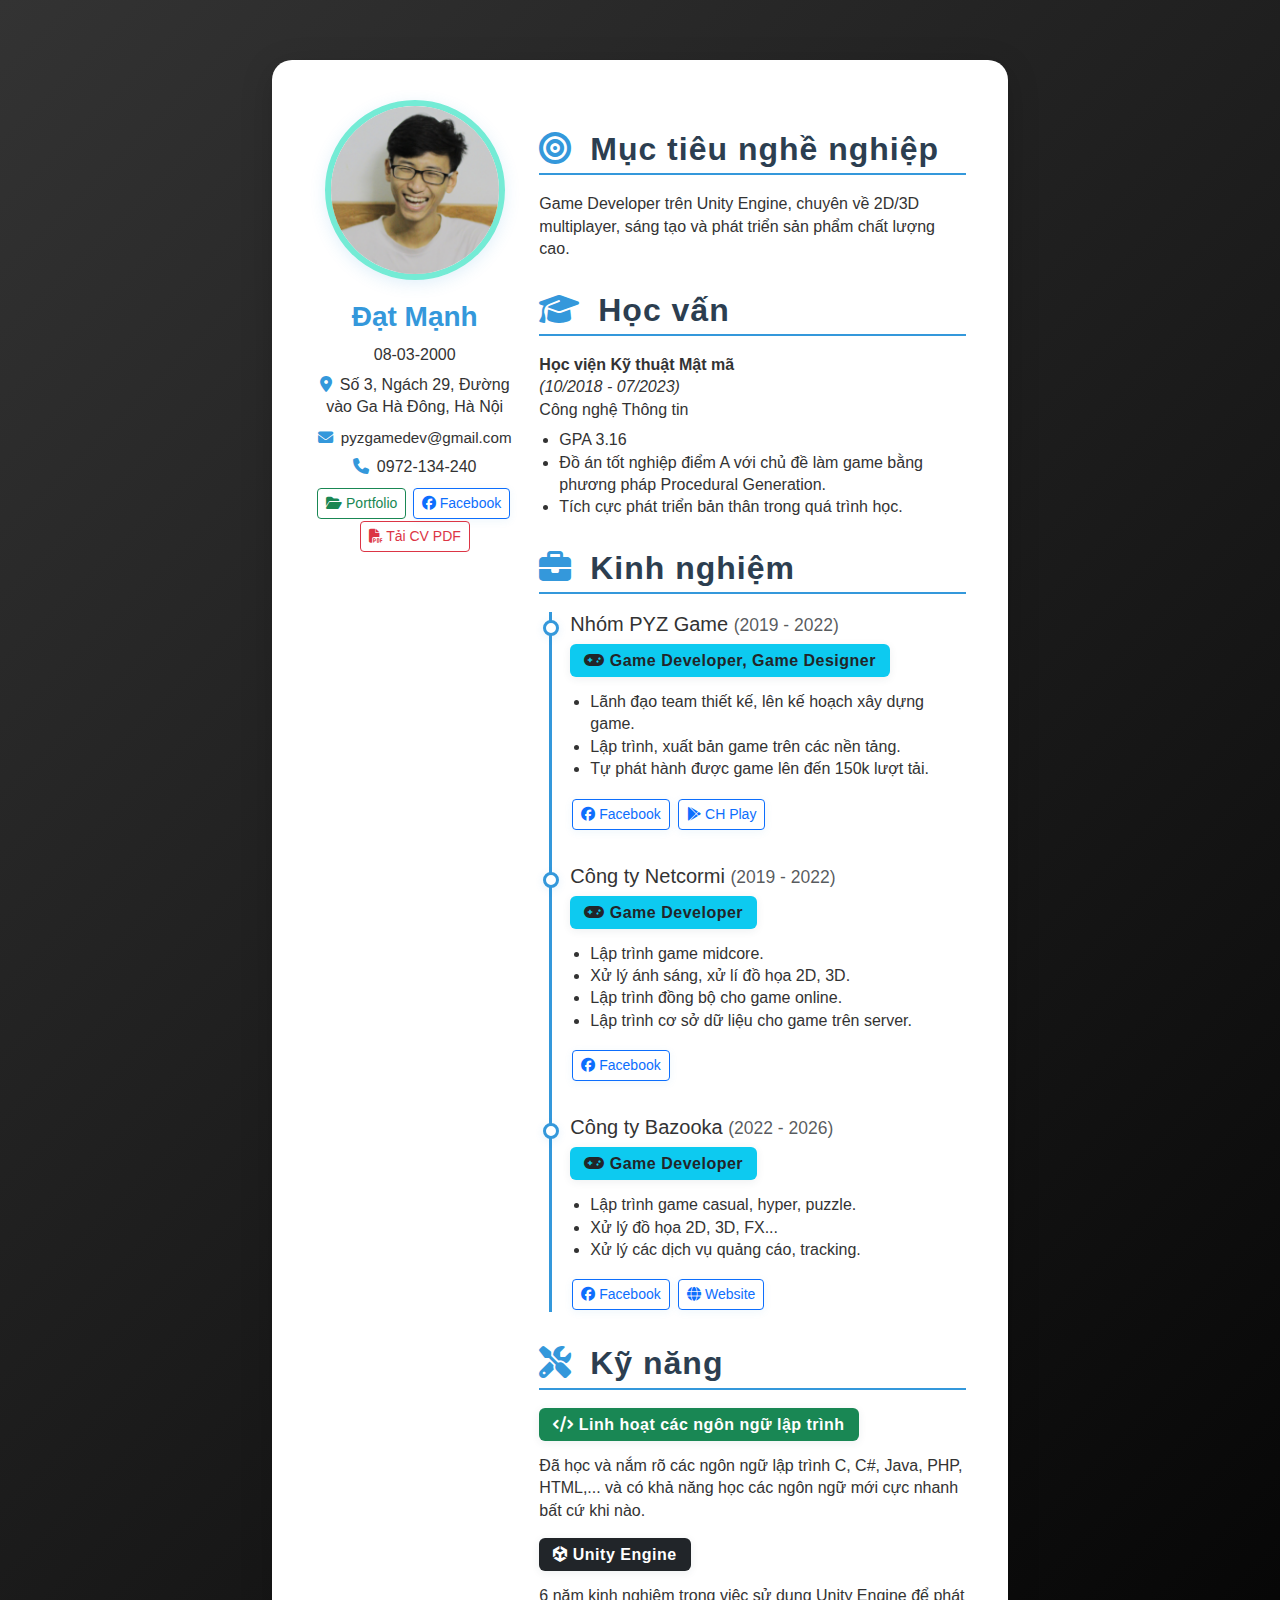
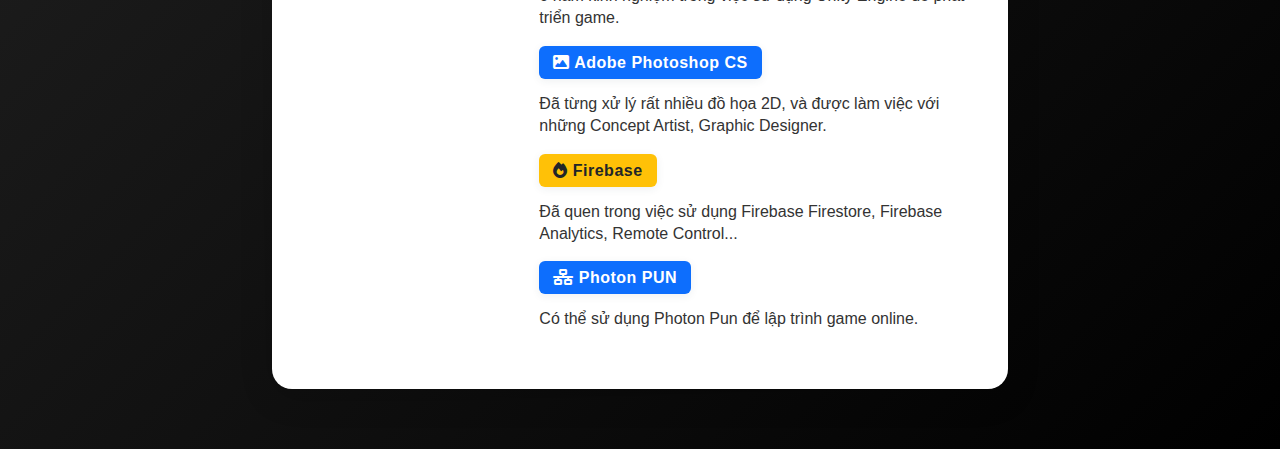
<file: index.html>
<!DOCTYPE html>
<html lang="vi">
<head>
  <meta charset="UTF-8">
  <meta name="viewport" content="width=device-width, initial-scale=1">
  <title>CV - Đạt Mạnh</title>
  <!-- Bootstrap CSS -->
  <link href="https://cdn.jsdelivr.net/npm/bootstrap@5.3.3/dist/css/bootstrap.min.css" rel="stylesheet">
  <link rel="stylesheet" href="style.css">
  <!-- Font Awesome for icons -->
  <link rel="stylesheet" href="https://cdnjs.cloudflare.com/ajax/libs/font-awesome/6.4.2/css/all.min.css">
  <style>
    body {
      background: linear-gradient(135deg, #333333, #000000);
      font-family: 'Segoe UI', Tahoma, Geneva, Verdana, sans-serif;
      color: #333;
      min-height: 100vh;
    }
    .cv-container {
      background: #fff;
      border-radius: 20px;
      box-shadow: 0 8px 32px rgba(0,0,0,0.18);
      padding: 40px 30px;
      margin: 40px auto;
      max-width: 1000px;
      position: relative;
      overflow: hidden;
    }
    .profile-img {
      width: 180px;
      height: 180px;
      object-fit: cover;
      border-radius: 50%;
      border: 6px solid #74ebd5;
      box-shadow: 0 4px 16px rgba(52,152,219,0.15);
      margin-bottom: 20px;
      transition: box-shadow 0.3s;
    }
    .profile-img:hover {
      box-shadow: 0 8px 32px rgba(52,152,219,0.25);
    }
    h2 {
      border-bottom: 2px solid #3498db;
      padding-bottom: 5px;
      margin-top: 30px;
      margin-bottom: 18px;
      font-weight: 600;
      letter-spacing: 1px;
      color: #2c3e50;
    }
    .info-icon {
      margin-right: 8px;
      color: #3498db;
    }
    .btn-outline-primary {
      transition: background 0.2s, color 0.2s, box-shadow 0.2s;
      margin: 2px;
      box-shadow: 0 2px 8px rgba(52,152,219,0.08);
    }
    .btn-outline-primary:hover {
      background: #3498db;
      color: #fff;
      box-shadow: 0 4px 16px rgba(52,152,219,0.18);
    }
    .badge {
      margin-right: 8px;
      margin-bottom: 6px;
      font-size: 1rem !important;
      box-shadow: 0 2px 8px rgba(44,62,80,0.08);
      letter-spacing: 0.5px;
      padding: 8px 14px;
    }
    .skills-list {
      display: flex;
      flex-wrap: wrap;
      gap: 8px;
      margin-bottom: 10px;
    }
    .timeline {
      border-left: 3px solid #3498db;
      margin-left: 10px;
      padding-left: 18px;
      position: relative;
    }
    .timeline > div {
      position: relative;
      margin-bottom: 32px;
    }
    .timeline > div:before {
      content: '';
      position: absolute;
      left: -27px;
      top: 8px;
      width: 16px;
      height: 16px;
      background: #fff;
      border: 3px solid #3498db;
      border-radius: 50%;
      box-shadow: 0 2px 8px rgba(52,152,219,0.12);
    }
    @media (max-width: 768px) {
      .cv-container {
        padding: 18px 6px;
      }
      .profile-img {
        width: 120px;
        height: 120px;
      }
      h2 {
        font-size: 1.2rem;
      }
    }
  </style>
</head>
<body>
  <div class="container">
    <div class="cv-container row">
      <!-- Cột trái -->
      <aside class="col-md-4 text-center">
        <img src="img/Img.png" alt="Ảnh cá nhân" class="profile-img">
        <h3 style="font-weight:700; color:#3498db; margin-bottom:10px;">Đạt Mạnh</h3>
        <p><i></i>08-03-2000</p>
        <p><i class="fa-solid fa-location-dot info-icon"></i>Số 3, Ngách 29, Đường vào Ga Hà Đông, Hà Nội</p>
        <p style="font-size: 0.95em;"><i class="fa-solid fa-envelope info-icon"></i>pyzgamedev@gmail.com</p>
        <p><i class="fa-solid fa-phone info-icon"></i>0972-134-240</p>
        <p>
          <a href="portfolio.html" class="btn btn-outline-success btn-sm"><i class="fa-solid fa-folder-open"></i> Portfolio</a>
          <a href="https://www.facebook.com/otakuneko91" target="_blank" class="btn btn-outline-primary btn-sm"><i class="fa-brands fa-facebook"></i> Facebook</a>
          <a href="CV_Manh_Dat.pdf" class="btn btn-outline-danger btn-sm" download><i class="fa-solid fa-file-pdf"></i> Tải CV PDF</a>
        </p>
      </aside>

      <!-- Cột phải -->
      <main class="col-md-8">
        <section>
          <h2><i class="fa-solid fa-bullseye info-icon"></i> Mục tiêu nghề nghiệp</h2>
          <p>Game Developer trên Unity Engine, chuyên về 2D/3D multiplayer, sáng tạo và phát triển sản phẩm chất lượng cao.</p>
        </section>

        <section>
          <h2><i class="fa-solid fa-graduation-cap info-icon"></i> Học vấn</h2>
          <p><b>Học viện Kỹ thuật Mật mã</b><br> <i>(10/2018 - 07/2023)</i> <br> Công nghệ Thông tin</p>
        <ul>
                <li>GPA 3.16</li>
                <li>Đồ án tốt nghiệp điểm A với chủ đề làm game bằng phương pháp Procedural Generation.</li>
                <li>Tích cực phát triển bản thân trong quá trình học.</li>
              </ul>
        </section>

        <section>
          <h2><i class="fa-solid fa-briefcase info-icon"></i> Kinh nghiệm</h2>
          <div class="timeline">
            <div>
              <h5>Nhóm PYZ Game <small class="text-muted">(2019 - 2022)</small></h5>
              <p><span class="badge bg-info text-dark"><i class="fa-solid fa-gamepad"></i> Game Developer, Game Designer</span></p>
              <ul>
                <li>Lãnh đạo team thiết kế, lên kế hoạch xây dựng game.</li>
                <li>Lập trình, xuất bản game trên các nền tảng.</li>
                <li>Tự phát hành được game lên đến 150k lượt tải.</li>
              </ul>
              <p>
                <a href="https://www.facebook.com/pyzgame" target="_blank" class="btn btn-outline-primary btn-sm"><i class="fa-brands fa-facebook"></i> Facebook</a>
                <a href="https://play.google.com/store/apps/developer?id=PYZ+Game" target="_blank" class="btn btn-outline-primary btn-sm"><i class="fa-brands fa-google-play"></i> CH Play</a>
              </p>
            </div>
            <div>
              <h5>Công ty Netcormi <small class="text-muted">(2019 - 2022)</small></h5>
              <p><span class="badge bg-info text-dark"><i class="fa-solid fa-gamepad"></i> Game Developer</span></p>
              <ul>
                <li>Lập trình game midcore.</li>
                <li>Xử lý ánh sáng, xử lí đồ họa 2D, 3D.</li>
                <li>Lập trình đồng bộ cho game online.</li>
                <li>Lập trình cơ sở dữ liệu cho game trên server.</li>
              </ul>
              <p>
                <a href="https://www.facebook.com/netcormi" target="_blank" class="btn btn-outline-primary btn-sm"><i class="fa-brands fa-facebook"></i> Facebook</a>
              </p>
            </div>
            <div>
              <h5>Công ty Bazooka <small class="text-muted">(2022 - 2026)</small></h5>
              <p><span class="badge bg-info text-dark"><i class="fa-solid fa-gamepad"></i> Game Developer</span></p>
              <ul>
                <li>Lập trình game casual, hyper, puzzle.</li>
                <li>Xử lý đồ họa 2D, 3D, FX...</li>
                <li>Xử lý các dịch vụ quảng cáo, tracking.</li>
              </ul>
              <p>
                <a href="https://www.facebook.com/BazookaGameStudio" target="_blank" class="btn btn-outline-primary btn-sm"><i class="fa-brands fa-facebook"></i> Facebook</a>
                <a href="https://bazooka.vn/" target="_blank" class="btn btn-outline-primary btn-sm"><i class="fa-solid fa-globe"></i> Website</a>
              </p>
            </div>
          </div>
        </section>

        <section>
          <h2><i class="fa-solid fa-screwdriver-wrench info-icon"></i> Kỹ năng</h2>
          <div class="skills-list">
            <span class="badge bg-success"><i class="fa-solid fa-code"></i> Linh hoạt các ngôn ngữ lập trình</span>
             <p>Đã học và nắm rõ các ngôn ngữ lập trình C, C#, Java, PHP, HTML,... và có khả năng học các ngôn ngữ mới cực nhanh bất cứ khi nào.</p>
            <span class="badge bg-dark"><i class="fa-brands fa-unity"></i> Unity Engine</span>
            <p>6 năm kinh nghiệm trong việc sử dụng Unity Engine để phát triển game.</p>
            <span class="badge bg-primary"><i class="fa-solid fa-image"></i> Adobe Photoshop CS</span>
            <p>Đã từng xử lý rất nhiều đồ họa 2D, và được làm việc với những Concept Artist, Graphic Designer.</p>
            <span class="badge bg-warning text-dark"><i class="fa-solid fa-fire"></i> Firebase</span>
            <p>Đã quen trong việc sử dụng Firebase Firestore, Firebase Analytics, Remote Control...</p>
            <span class="badge bg-primary"><i class="fa-solid fa-network-wired"></i> Photon PUN</span>
            <p>Có thể sử dụng Photon Pun để lập trình game online.</p>
        </div>
        </section>
      </main>
    </div>
  </div>

  <!-- Bootstrap JS -->
  <script src="https://cdn.jsdelivr.net/npm/bootstrap@5.3.3/dist/js/bootstrap.bundle.min.js"></script>
</body>
</html>
</file>
<file: style.css>
body {
  font-family: Arial, sans-serif;
  max-width: 800px;
  margin: auto;
  padding: 20px;
  background: #f9f9f9;
  color: #333;
}

header {
  text-align: center;
  margin-bottom: 30px;
}

h1 {
  margin: 0;
  color: #2c3e50;
}

h2 {
  border-bottom: 2px solid #2c3e50;
  padding-bottom: 5px;
  margin-top: 30px;
}

ul {
  padding-left: 20px;
}

a {
  color: #3498db;
  text-decoration: none;
}

a:hover {
  text-decoration: underline;
}

body {
  line-height: 1.4;
}

p {
  margin-bottom: 8px;
}

h2 {
  margin-top: 20px;
  margin-bottom: 10px;
}
</file>
